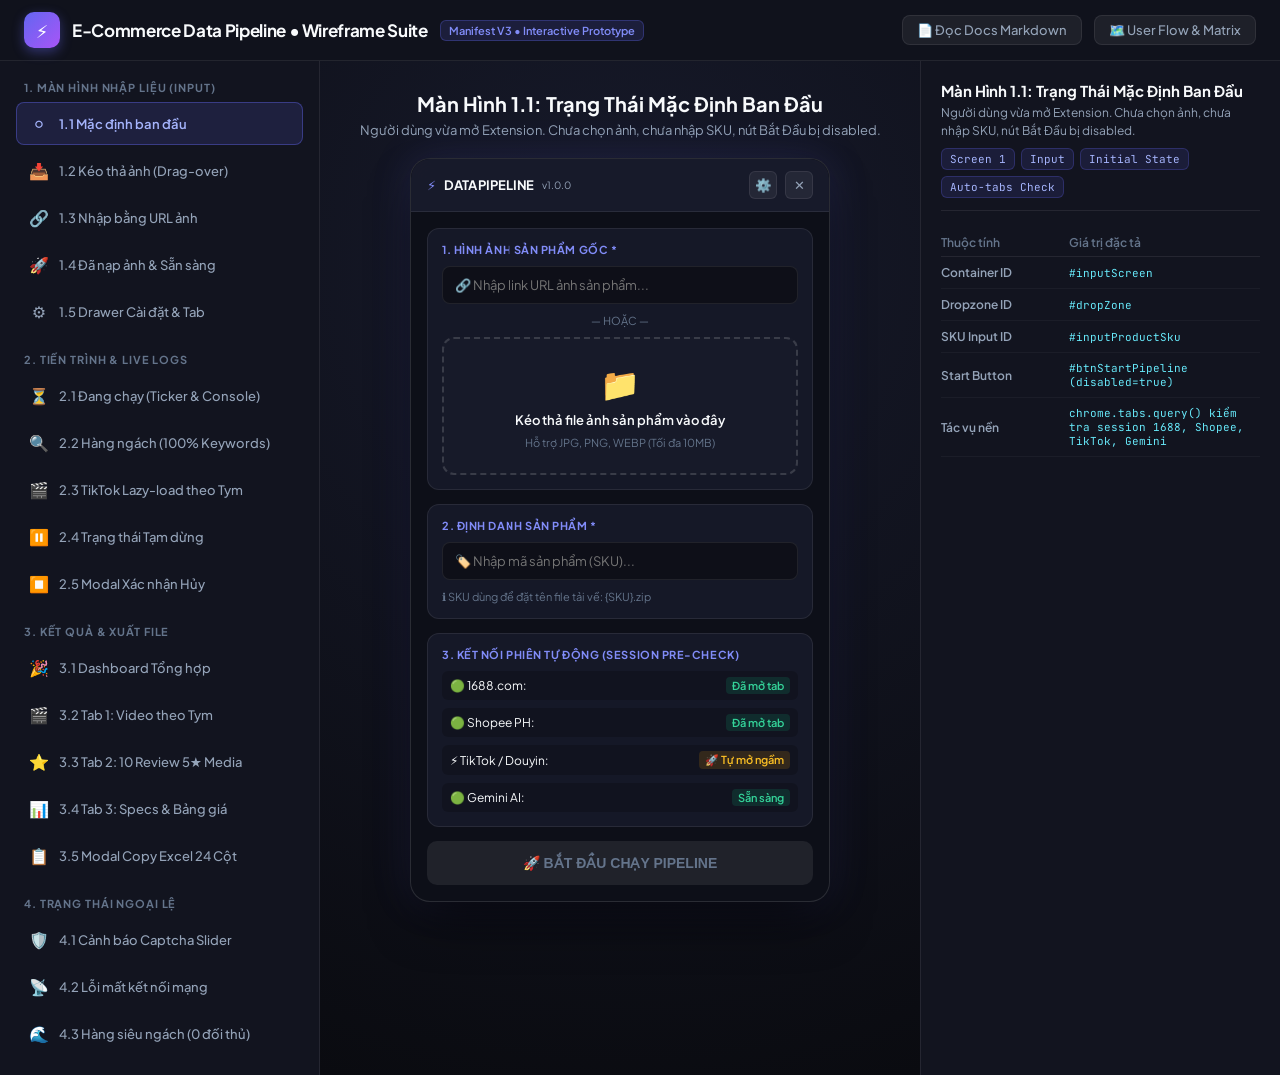
<file: wireframes/index.html>
<!DOCTYPE html>
<html lang="vi">
<head>
  <meta charset="UTF-8">
  <meta name="viewport" content="width=device-width, initial-scale=1.0">
  <title>Trình Trực Quan Wireframe Tương Tác - Chrome Extension Pipeline</title>
  <link rel="preconnect" href="https://fonts.googleapis.com">
  <link rel="preconnect" href="https://fonts.gstatic.com" crossorigin>
  <link href="https://fonts.googleapis.com/css2?family=Plus+Jakarta+Sans:wght@400;500;600;700;800&family=JetBrains+Mono:wght@400;500;600&display=swap" rel="stylesheet">
  <style>
    :root {
      --bg-base: #0a0b10;
      --bg-surface: #12141f;
      --bg-card: rgba(26, 29, 46, 0.7);
      --bg-card-hover: rgba(36, 40, 64, 0.85);
      --border-subtle: rgba(255, 255, 255, 0.08);
      --border-focus: #6366f1;
      --accent-primary: #6366f1;
      --accent-primary-gradient: linear-gradient(135deg, #6366f1 0%, #a855f7 100%);
      --accent-secondary: #06b6d4;
      --accent-success: #10b981;
      --accent-warning: #f59e0b;
      --accent-danger: #ef4444;
      --text-main: #f8fafc;
      --text-muted: #94a3b8;
      --text-dim: #64748b;
      --font-sans: 'Plus Jakarta Sans', system-ui, -apple-system, sans-serif;
      --font-mono: 'JetBrains Mono', monospace;
      --panel-width: 420px;
    }

    * {
      box-sizing: border-box;
      margin: 0;
      padding: 0;
    }

    body {
      background-color: var(--bg-base);
      color: var(--text-main);
      font-family: var(--font-sans);
      min-height: 100vh;
      display: flex;
      flex-direction: column;
      overflow-x: hidden;
    }

    /* Top Navigation Banner */
    header.top-header {
      background: rgba(18, 20, 31, 0.85);
      backdrop-filter: blur(16px);
      border-bottom: 1px solid var(--border-subtle);
      padding: 12px 24px;
      display: flex;
      justify-content: space-between;
      align-items: center;
      position: sticky;
      top: 0;
      z-index: 1000;
    }

    .brand-group {
      display: flex;
      align-items: center;
      gap: 12px;
    }

    .brand-icon {
      width: 36px;
      height: 36px;
      border-radius: 10px;
      background: var(--accent-primary-gradient);
      display: flex;
      align-items: center;
      justify-content: center;
      font-weight: 800;
      font-size: 18px;
      color: white;
      box-shadow: 0 4px 12px rgba(99, 102, 241, 0.4);
    }

    .brand-title {
      font-size: 17px;
      font-weight: 700;
      letter-spacing: -0.02em;
    }

    .brand-badge {
      background: rgba(99, 102, 241, 0.15);
      color: #818cf8;
      border: 1px solid rgba(99, 102, 241, 0.3);
      font-size: 11px;
      padding: 3px 8px;
      border-radius: 6px;
      font-weight: 600;
    }

    .top-actions {
      display: flex;
      align-items: center;
      gap: 12px;
    }

    .btn-quick-link {
      background: rgba(255, 255, 255, 0.06);
      color: var(--text-muted);
      border: 1px solid var(--border-subtle);
      padding: 6px 14px;
      border-radius: 8px;
      font-size: 13px;
      font-weight: 500;
      text-decoration: none;
      transition: all 0.2s;
    }

    .btn-quick-link:hover {
      background: rgba(255, 255, 255, 0.12);
      color: var(--text-main);
    }

    /* Main Workspace Layout */
    .workspace-container {
      display: grid;
      grid-template-columns: 320px 1fr 360px;
      flex: 1;
      height: calc(100vh - 61px);
      overflow: hidden;
    }

    /* Left Sidebar: Screen & State Selector */
    aside.state-nav {
      background: var(--bg-surface);
      border-right: 1px solid var(--border-subtle);
      padding: 20px 16px;
      overflow-y: auto;
      display: flex;
      flex-direction: column;
      gap: 20px;
    }

    .nav-section-title {
      font-size: 11px;
      font-weight: 700;
      text-transform: uppercase;
      letter-spacing: 0.08em;
      color: var(--text-dim);
      margin-bottom: 8px;
      padding-left: 8px;
    }

    .state-list {
      display: flex;
      flex-direction: column;
      gap: 4px;
      list-style: none;
    }

    .state-btn {
      display: flex;
      align-items: center;
      gap: 10px;
      width: 100%;
      text-align: left;
      padding: 10px 12px;
      border-radius: 8px;
      background: transparent;
      border: 1px solid transparent;
      color: var(--text-muted);
      font-size: 13px;
      font-weight: 500;
      cursor: pointer;
      transition: all 0.15s ease-in-out;
      font-family: inherit;
    }

    .state-btn:hover {
      background: rgba(255, 255, 255, 0.04);
      color: var(--text-main);
    }

    .state-btn.active {
      background: rgba(99, 102, 241, 0.15);
      border-color: rgba(99, 102, 241, 0.4);
      color: #a5b4fc;
      font-weight: 600;
    }

    .state-btn .icon {
      font-size: 16px;
      width: 20px;
      text-align: center;
    }

    /* Middle Simulator Stage */
    main.simulator-stage {
      background: radial-gradient(circle at center 20%, #171a2b 0%, #0a0b10 100%);
      padding: 30px;
      display: flex;
      flex-direction: column;
      align-items: center;
      justify-content: flex-start;
      overflow-y: auto;
      position: relative;
    }

    .stage-header {
      margin-bottom: 20px;
      text-align: center;
    }

    .stage-title {
      font-size: 20px;
      font-weight: 700;
      margin-bottom: 6px;
    }

    .stage-desc {
      font-size: 13px;
      color: var(--text-muted);
    }

    /* Phone / Side-Panel Shell */
    .side-panel-shell {
      width: var(--panel-width);
      min-height: 740px;
      max-height: 840px;
      background: #0d0f18;
      border: 1px solid rgba(255, 255, 255, 0.12);
      border-radius: 20px;
      box-shadow: 0 25px 50px -12px rgba(0, 0, 0, 0.7), 0 0 40px rgba(99, 102, 241, 0.15);
      display: flex;
      flex-direction: column;
      overflow: hidden;
      position: relative;
    }

    /* Side Panel Chrome App Bar */
    .panel-header {
      background: rgba(26, 29, 46, 0.85);
      backdrop-filter: blur(12px);
      padding: 12px 16px;
      border-bottom: 1px solid var(--border-subtle);
      display: flex;
      align-items: center;
      justify-content: space-between;
    }

    .panel-header-title {
      display: flex;
      align-items: center;
      gap: 8px;
      font-size: 13px;
      font-weight: 700;
      letter-spacing: -0.01em;
    }

    .panel-header-actions {
      display: flex;
      align-items: center;
      gap: 8px;
    }

    .icon-btn {
      width: 28px;
      height: 28px;
      border-radius: 6px;
      background: rgba(255, 255, 255, 0.06);
      border: 1px solid var(--border-subtle);
      color: var(--text-muted);
      display: flex;
      align-items: center;
      justify-content: center;
      cursor: pointer;
      transition: all 0.2s;
    }

    .icon-btn:hover {
      background: rgba(255, 255, 255, 0.12);
      color: var(--text-main);
    }

    /* Panel Body Content */
    .panel-content {
      padding: 16px;
      overflow-y: auto;
      flex: 1;
      display: flex;
      flex-direction: column;
      gap: 14px;
      position: relative;
    }

    /* Input Screen Styles */
    .section-box {
      background: var(--bg-card);
      border: 1px solid var(--border-subtle);
      border-radius: 12px;
      padding: 14px;
      display: flex;
      flex-direction: column;
      gap: 10px;
    }

    .section-label {
      font-size: 11px;
      font-weight: 700;
      color: #818cf8;
      text-transform: uppercase;
      letter-spacing: 0.05em;
    }

    .text-input {
      width: 100%;
      background: rgba(10, 11, 16, 0.6);
      border: 1px solid var(--border-subtle);
      border-radius: 8px;
      padding: 10px 12px;
      color: var(--text-main);
      font-size: 13px;
      font-family: inherit;
      outline: none;
      transition: border-color 0.2s;
    }

    .text-input:focus {
      border-color: var(--border-focus);
    }

    .dropzone {
      border: 2px dashed rgba(255, 255, 255, 0.15);
      border-radius: 12px;
      padding: 24px 16px;
      text-align: center;
      display: flex;
      flex-direction: column;
      align-items: center;
      gap: 8px;
      cursor: pointer;
      transition: all 0.2s ease-in-out;
      background: rgba(255, 255, 255, 0.01);
    }

    .dropzone.drag-active {
      border-color: #38bdf8;
      background: rgba(56, 189, 248, 0.08);
      box-shadow: 0 0 20px rgba(56, 189, 248, 0.2);
      transform: scale(1.01);
    }

    .dropzone-icon {
      font-size: 32px;
    }

    .dropzone-text {
      font-size: 13px;
      font-weight: 600;
      color: var(--text-main);
    }

    .dropzone-hint {
      font-size: 11px;
      color: var(--text-dim);
    }

    /* Loaded Image Card */
    .loaded-image-card {
      display: flex;
      gap: 12px;
      align-items: center;
      background: rgba(10, 11, 16, 0.7);
      padding: 10px;
      border-radius: 10px;
      border: 1px solid var(--border-subtle);
    }

    .preview-thumb {
      width: 64px;
      height: 64px;
      border-radius: 8px;
      object-fit: cover;
      background: #1e2235;
      display: flex;
      align-items: center;
      justify-content: center;
      font-size: 28px;
      border: 1px solid rgba(255, 255, 255, 0.1);
    }

    .preview-meta {
      flex: 1;
      display: flex;
      flex-direction: column;
      gap: 3px;
      font-size: 12px;
    }

    .preview-name {
      font-weight: 600;
      color: var(--text-main);
    }

    .preview-specs {
      font-size: 11px;
      color: var(--text-dim);
    }

    /* Auto Session Status Box */
    .session-status-list {
      display: flex;
      flex-direction: column;
      gap: 8px;
      font-size: 12px;
    }

    .session-row {
      display: flex;
      justify-content: space-between;
      align-items: center;
      padding: 6px 8px;
      background: rgba(0, 0, 0, 0.2);
      border-radius: 6px;
    }

    .badge-status {
      font-size: 11px;
      font-weight: 600;
      padding: 2px 6px;
      border-radius: 4px;
    }

    .badge-ready {
      background: rgba(16, 185, 129, 0.15);
      color: #34d399;
    }

    .badge-auto {
      background: rgba(245, 158, 11, 0.15);
      color: #fbbf24;
    }

    /* Primary Action Buttons */
    .btn-primary {
      width: 100%;
      background: var(--accent-primary-gradient);
      color: white;
      border: none;
      border-radius: 10px;
      padding: 14px;
      font-size: 14px;
      font-weight: 700;
      cursor: pointer;
      display: flex;
      align-items: center;
      justify-content: center;
      gap: 8px;
      box-shadow: 0 4px 16px rgba(99, 102, 241, 0.35);
      transition: all 0.2s;
    }

    .btn-primary:hover:not(:disabled) {
      transform: translateY(-1px);
      box-shadow: 0 6px 20px rgba(99, 102, 241, 0.5);
    }

    .btn-primary:disabled {
      background: rgba(255, 255, 255, 0.08);
      color: var(--text-dim);
      box-shadow: none;
      cursor: not-allowed;
    }

    /* Progress Screen Styles */
    .progress-track {
      background: rgba(255, 255, 255, 0.08);
      height: 8px;
      border-radius: 4px;
      overflow: hidden;
      margin-top: 4px;
    }

    .progress-fill {
      background: var(--accent-primary-gradient);
      height: 100%;
      width: 65%;
      border-radius: 4px;
      transition: width 0.3s ease;
    }

    /* Stepper List */
    .step-list {
      display: flex;
      flex-direction: column;
      gap: 6px;
      list-style: none;
    }

    .step-item {
      display: flex;
      align-items: center;
      gap: 10px;
      font-size: 12px;
      padding: 6px 10px;
      border-radius: 6px;
      background: rgba(255, 255, 255, 0.02);
      border: 1px solid transparent;
    }

    .step-item.active {
      background: rgba(99, 102, 241, 0.12);
      border-color: rgba(99, 102, 241, 0.3);
      color: #c7d2fe;
      font-weight: 600;
    }

    .step-item.done {
      color: var(--text-muted);
    }

    /* Live Thumbnail Ticker */
    .ticker-wrapper {
      display: flex;
      gap: 8px;
      overflow-x: auto;
      padding-bottom: 4px;
    }

    .ticker-card {
      min-width: 80px;
      background: rgba(10, 11, 16, 0.8);
      border: 1px solid var(--border-subtle);
      border-radius: 8px;
      padding: 6px;
      display: flex;
      flex-direction: column;
      align-items: center;
      gap: 4px;
      text-align: center;
    }

    .ticker-img {
      width: 54px;
      height: 54px;
      border-radius: 6px;
      background: #23273e;
      display: flex;
      align-items: center;
      justify-content: center;
      font-size: 20px;
    }

    .ticker-tag {
      font-size: 10px;
      font-weight: 700;
      color: #38bdf8;
    }

    .ticker-price {
      font-size: 10px;
      font-weight: 600;
      color: #34d399;
    }

    /* Mini Console Terminal */
    .console-box {
      background: #07080c;
      border: 1px solid var(--border-subtle);
      border-radius: 8px;
      padding: 10px;
      font-family: var(--font-mono);
      font-size: 11px;
      color: #a5f3fc;
      line-height: 1.5;
      height: 110px;
      overflow-y: auto;
      display: flex;
      flex-direction: column;
      gap: 4px;
    }

    .log-line-info { color: #93c5fd; }
    .log-line-success { color: #86efac; }
    .log-line-warn { color: #fde047; }

    /* Results Screen Styles */
    .metric-grid {
      display: grid;
      grid-template-columns: 1fr 1fr;
      gap: 8px;
    }

    .metric-card {
      background: var(--bg-card);
      border: 1px solid var(--border-subtle);
      border-radius: 10px;
      padding: 10px;
      display: flex;
      flex-direction: column;
      gap: 2px;
    }

    .metric-title {
      font-size: 11px;
      color: var(--text-dim);
    }

    .metric-val {
      font-size: 16px;
      font-weight: 700;
      color: var(--text-main);
    }

    .metric-sub {
      font-size: 10px;
      color: #34d399;
    }

    .tab-bar {
      display: flex;
      background: rgba(0, 0, 0, 0.3);
      border-radius: 8px;
      padding: 3px;
      gap: 3px;
    }

    .tab-btn {
      flex: 1;
      padding: 8px 4px;
      font-size: 12px;
      font-weight: 600;
      border: none;
      background: transparent;
      color: var(--text-dim);
      border-radius: 6px;
      cursor: pointer;
      transition: all 0.2s;
    }

    .tab-btn.active {
      background: var(--bg-surface);
      color: var(--text-main);
      box-shadow: 0 2px 6px rgba(0, 0, 0, 0.4);
    }

    .tab-content-area {
      background: var(--bg-card);
      border: 1px solid var(--border-subtle);
      border-radius: 10px;
      padding: 12px;
      min-height: 180px;
      display: flex;
      flex-direction: column;
      gap: 8px;
    }

    /* Modal Overlay */
    .modal-overlay {
      position: absolute;
      top: 0;
      left: 0;
      right: 0;
      bottom: 0;
      background: rgba(10, 11, 16, 0.85);
      backdrop-filter: blur(8px);
      z-index: 50;
      display: flex;
      align-items: center;
      justify-content: center;
      padding: 20px;
    }

    .modal-box {
      background: #151827;
      border: 1px solid rgba(255, 255, 255, 0.15);
      border-radius: 14px;
      padding: 20px;
      width: 100%;
      max-width: 360px;
      box-shadow: 0 20px 40px rgba(0, 0, 0, 0.8);
      display: flex;
      flex-direction: column;
      gap: 14px;
    }

    .modal-title {
      font-size: 15px;
      font-weight: 700;
      display: flex;
      align-items: center;
      gap: 8px;
    }

    /* Right Specs Inspector */
    aside.spec-inspector {
      background: var(--bg-surface);
      border-left: 1px solid var(--border-subtle);
      padding: 20px;
      overflow-y: auto;
      display: flex;
      flex-direction: column;
      gap: 18px;
    }

    .spec-header {
      border-bottom: 1px solid var(--border-subtle);
      padding-bottom: 12px;
    }

    .spec-title {
      font-size: 15px;
      font-weight: 700;
      margin-bottom: 4px;
    }

    .spec-desc {
      font-size: 12px;
      color: var(--text-muted);
      line-height: 1.5;
    }

    .spec-tag-list {
      display: flex;
      flex-wrap: wrap;
      gap: 6px;
      margin-top: 8px;
    }

    .spec-tag {
      background: rgba(99, 102, 241, 0.12);
      color: #a5b4fc;
      border: 1px solid rgba(99, 102, 241, 0.25);
      padding: 3px 8px;
      border-radius: 6px;
      font-size: 11px;
      font-family: var(--font-mono);
    }

    .spec-details-table {
      width: 100%;
      border-collapse: collapse;
      font-size: 12px;
    }

    .spec-details-table th {
      text-align: left;
      padding: 6px 0;
      color: var(--text-dim);
      font-weight: 600;
      border-bottom: 1px solid var(--border-subtle);
    }

    .spec-details-table td {
      padding: 8px 0;
      border-bottom: 1px solid rgba(255, 255, 255, 0.04);
    }

    .spec-key {
      font-weight: 600;
      color: var(--text-muted);
      width: 40%;
    }

    .spec-val {
      font-family: var(--font-mono);
      font-size: 11px;
      color: #67e8f9;
    }
  </style>
</head>
<body>

  <!-- Top Header -->
  <header class="top-header">
    <div class="brand-group">
      <div class="brand-icon">⚡</div>
      <div>
        <div class="brand-title">E-Commerce Data Pipeline • Wireframe Suite</div>
      </div>
      <div class="brand-badge">Manifest V3 • Interactive Prototype</div>
    </div>
    <div class="top-actions">
      <a href="01_MAN_HINH_NHAP_LIEU_INPUT.md" class="btn-quick-link">📄 Đọc Docs Markdown</a>
      <a href="05_SO_DO_LUONG_TUONG_TAC_USER_FLOW.md" class="btn-quick-link">🗺️ User Flow & Matrix</a>
    </div>
  </header>

  <!-- Workspace Container -->
  <div class="workspace-container">

    <!-- Left Sidebar: All Wireframe States -->
    <aside class="state-nav">
      
      <div>
        <div class="nav-section-title">1. Màn Hình Nhập Liệu (Input)</div>
        <ul class="state-list">
          <li>
            <button class="state-btn active" onclick="switchState('state-1-1')">
              <span class="icon">⚪</span> 1.1 Mặc định ban đầu
            </button>
          </li>
          <li>
            <button class="state-btn" onclick="switchState('state-1-2')">
              <span class="icon">📥</span> 1.2 Kéo thả ảnh (Drag-over)
            </button>
          </li>
          <li>
            <button class="state-btn" onclick="switchState('state-1-3')">
              <span class="icon">🔗</span> 1.3 Nhập bằng URL ảnh
            </button>
          </li>
          <li>
            <button class="state-btn" onclick="switchState('state-1-4')">
              <span class="icon">🚀</span> 1.4 Đã nạp ảnh & Sẵn sàng
            </button>
          </li>
          <li>
            <button class="state-btn" onclick="switchState('state-1-5')">
              <span class="icon">⚙️</span> 1.5 Drawer Cài đặt & Tab
            </button>
          </li>
        </ul>
      </div>

      <div>
        <div class="nav-section-title">2. Tiến Trình & Live Logs</div>
        <ul class="state-list">
          <li>
            <button class="state-btn" onclick="switchState('state-2-1')">
              <span class="icon">⏳</span> 2.1 Đang chạy (Ticker & Console)
            </button>
          </li>
          <li>
            <button class="state-btn" onclick="switchState('state-2-2')">
              <span class="icon">🔍</span> 2.2 Hàng ngách (100% Keywords)
            </button>
          </li>
          <li>
            <button class="state-btn" onclick="switchState('state-2-3')">
              <span class="icon">🎬</span> 2.3 TikTok Lazy-load theo Tym
            </button>
          </li>
          <li>
            <button class="state-btn" onclick="switchState('state-2-4')">
              <span class="icon">⏸️</span> 2.4 Trạng thái Tạm dừng
            </button>
          </li>
          <li>
            <button class="state-btn" onclick="switchState('state-2-5')">
              <span class="icon">⏹️</span> 2.5 Modal Xác nhận Hủy
            </button>
          </li>
        </ul>
      </div>

      <div>
        <div class="nav-section-title">3. Kết Quả & Xuất File</div>
        <ul class="state-list">
          <li>
            <button class="state-btn" onclick="switchState('state-3-1')">
              <span class="icon">🎉</span> 3.1 Dashboard Tổng hợp
            </button>
          </li>
          <li>
            <button class="state-btn" onclick="switchState('state-3-2')">
              <span class="icon">🎬</span> 3.2 Tab 1: Video theo Tym
            </button>
          </li>
          <li>
            <button class="state-btn" onclick="switchState('state-3-3')">
              <span class="icon">⭐</span> 3.3 Tab 2: 10 Review 5★ Media
            </button>
          </li>
          <li>
            <button class="state-btn" onclick="switchState('state-3-4')">
              <span class="icon">📊</span> 3.4 Tab 3: Specs & Bảng giá
            </button>
          </li>
          <li>
            <button class="state-btn" onclick="switchState('state-3-5')">
              <span class="icon">📋</span> 3.5 Modal Copy Excel 24 Cột
            </button>
          </li>
        </ul>
      </div>

      <div>
        <div class="nav-section-title">4. Trạng Thái Ngoại Lệ</div>
        <ul class="state-list">
          <li>
            <button class="state-btn" onclick="switchState('state-4-1')">
              <span class="icon">🛡️</span> 4.1 Cảnh báo Captcha Slider
            </button>
          </li>
          <li>
            <button class="state-btn" onclick="switchState('state-4-2')">
              <span class="icon">📡</span> 4.2 Lỗi mất kết nối mạng
            </button>
          </li>
          <li>
            <button class="state-btn" onclick="switchState('state-4-3')">
              <span class="icon">🌊</span> 4.3 Hàng siêu ngách (0 đối thủ)
            </button>
          </li>
        </ul>
      </div>

    </aside>

    <!-- Center Stage: Chrome Side-Panel Simulator -->
    <main class="simulator-stage">
      
      <div class="stage-header">
        <div class="stage-title" id="stageTitle">Màn Hình 1.1: Trạng Thái Mặc Định Ban Đầu</div>
        <div class="stage-desc" id="stageDesc">Mô phỏng Side-Panel Chrome Extension (420px x 100vh) với đầy đủ hiệu ứng Glassmorphism.</div>
      </div>

      <!-- Side-Panel Simulator Box -->
      <div class="side-panel-shell" id="panelShell">
        
        <!-- Header of Extension -->
        <div class="panel-header">
          <div class="panel-header-title">
            <span style="color:#818cf8;">⚡</span>
            <span>DATA PIPELINE</span>
            <span style="font-size:10px; color:#94a3b8; font-weight:normal;">v1.0.0</span>
          </div>
          <div class="panel-header-actions">
            <button class="icon-btn" title="Cài đặt" onclick="switchState('state-1-5')">⚙️</button>
            <button class="icon-btn" title="Đóng">✕</button>
          </div>
        </div>

        <!-- Dynamic Body Content Rendered Here -->
        <div class="panel-content" id="panelBody">
          <!-- Injected via JavaScript -->
        </div>

      </div>

    </main>

    <!-- Right Sidebar: Specs & Event Handlers -->
    <aside class="spec-inspector">
      <div class="spec-header">
        <div class="spec-title" id="specTitle">Chi Tiết Kỹ Thuật (Specs)</div>
        <div class="spec-desc" id="specDesc">Thông số chi tiết các phần tử DOM, ID, các hàm lắng nghe sự kiện và luồng dữ liệu ngầm tương ứng với trạng thái đang chọn.</div>
        <div class="spec-tag-list" id="specTags">
          <span class="spec-tag">#app</span>
          <span class="spec-tag">DOM Ready</span>
        </div>
      </div>

      <div>
        <table class="spec-details-table">
          <thead>
            <tr>
              <th>Thuộc tính</th>
              <th>Giá trị đặc tả</th>
            </tr>
          </thead>
          <tbody id="specTableBody">
            <!-- Injected via JavaScript -->
          </tbody>
        </table>
      </div>
    </aside>

  </div>

  <script>
    // State Store and Definitions
    const STATES = {
      'state-1-1': {
        title: 'Màn Hình 1.1: Trạng Thái Mặc Định Ban Đầu',
        desc: 'Người dùng vừa mở Extension. Chưa chọn ảnh, chưa nhập SKU, nút Bắt Đầu bị disabled.',
        tags: ['Screen 1', 'Input', 'Initial State', 'Auto-tabs Check'],
        specs: [
          ['Container ID', '#inputScreen'],
          ['Dropzone ID', '#dropZone'],
          ['SKU Input ID', '#inputProductSku'],
          ['Start Button', '#btnStartPipeline (disabled=true)'],
          ['Tác vụ nền', 'chrome.tabs.query() kiểm tra session 1688, Shopee, TikTok, Gemini']
        ],
        render: () => `
          <div class="section-box">
            <div class="section-label">1. HÌNH ẢNH SẢN PHẨM GỐC *</div>
            <input type="text" class="text-input" placeholder="🔗 Nhập link URL ảnh sản phẩm...">
            <div style="text-align:center; font-size:11px; color:#64748b;">— HOẶC —</div>
            <div class="dropzone" onclick="switchState('state-1-2')">
              <div class="dropzone-icon">📁</div>
              <div class="dropzone-text">Kéo thả file ảnh sản phẩm vào đây</div>
              <div class="dropzone-hint">Hỗ trợ JPG, PNG, WEBP (Tối đa 10MB)</div>
            </div>
          </div>

          <div class="section-box">
            <div class="section-label">2. ĐỊNH DANH SẢN PHẨM *</div>
            <input type="text" class="text-input" placeholder="🏷️ Nhập mã sản phẩm (SKU)...">
            <div style="font-size:11px; color:#64748b;">ℹ️ SKU dùng để đặt tên file tải về: {SKU}.zip</div>
          </div>

          <div class="section-box">
            <div class="section-label">3. KẾT NỐI PHIÊN TỰ ĐỘNG (SESSION PRE-CHECK)</div>
            <div class="session-status-list">
              <div class="session-row">
                <span>🟢 1688.com:</span>
                <span class="badge-status badge-ready">Đã mở tab</span>
              </div>
              <div class="session-row">
                <span>🟢 Shopee PH:</span>
                <span class="badge-status badge-ready">Đã mở tab</span>
              </div>
              <div class="session-row">
                <span>⚡ TikTok / Douyin:</span>
                <span class="badge-status badge-auto">🚀 Tự mở ngầm</span>
              </div>
              <div class="session-row">
                <span>🟢 Gemini AI:</span>
                <span class="badge-status badge-ready">Sẵn sàng</span>
              </div>
            </div>
          </div>

          <button class="btn-primary" disabled>
            <span>🚀 BẮT ĐẦU CHẠY PIPELINE</span>
          </button>
        `
      },

      'state-1-2': {
        title: 'Màn Hình 1.2: Đang Kéo Thả Ảnh (Drag-Over)',
        desc: 'Người dùng đang kéo file ảnh vào vùng dropzone. Viền phát sáng Neon Cyan, sẵn sàng nhận file.',
        tags: ['Screen 1', 'Dropzone', 'DragOver Event', 'Neon Glow'],
        specs: [
          ['Sự kiện lắng nghe', 'dragenter, dragover, dragleave, drop'],
          ['CSS Class kích hoạt', '.dropzone.drag-active'],
          ['Tác vụ khi Drop', 'e.dataTransfer.files[0] -> FileReader()']
        ],
        render: () => `
          <div class="section-box">
            <div class="section-label">1. HÌNH ẢNH SẢN PHẨM GỐC *</div>
            <div class="dropzone drag-active" onclick="switchState('state-1-4')">
              <div class="dropzone-icon" style="color:#38bdf8;">📥</div>
              <div class="dropzone-text" style="color:#38bdf8;">THẢ TẬP TIN ẢNH VÀO ĐÂY NGAY!</div>
              <div class="dropzone-hint" style="color:#7dd3fc;">Click hoặc thả chuột để nạp file mô phỏng</div>
            </div>
          </div>
          <button class="btn-primary" disabled>🚀 BẮT ĐẦU CHẠY PIPELINE</button>
        `
      },

      'state-1-3': {
        title: 'Màn Hình 1.3: Nhập Ảnh Bằng Đường Dẫn URL',
        desc: 'Người dùng dán link ảnh trực tiếp từ website. Hệ thống fetch blob và tải mini thumbnail xem trước.',
        tags: ['Screen 1', 'URL Input', 'Fetch Blob', 'Validation'],
        specs: [
          ['Input Element', '#inputImageUrl'],
          ['Fetch Handler', 'fetch(url).then(res => res.blob())'],
          ['Validation', 'Kiểm tra Content-Type: image/*']
        ],
        render: () => `
          <div class="section-box">
            <div class="section-label">1. HÌNH ẢNH SẢN PHẨM GỐC (URL MODE)</div>
            <input type="text" class="text-input" value="https://cbu01.alicdn.com/img/ibank/O1CN01..." style="border-color:#38bdf8;">
            <div style="font-size:12px; color:#38bdf8; display:flex; align-items:center; gap:6px;">
              <span>⏳ Đang tải và kiểm tra ảnh từ URL... 85%</span>
            </div>
          </div>
          <button class="btn-primary" disabled>🚀 BẮT ĐẦU CHẠY PIPELINE</button>
        `
      },

      'state-1-4': {
        title: 'Màn Hình 1.4: Đã Nạp Ảnh & Sẵn Sàng Kích Hoạt',
        desc: 'Đã có ảnh preview chuẩn HD và mã SKU hợp lệ. Nút Start phát sáng Gradient, sẵn sàng click để chạy.',
        tags: ['Screen 1', 'Ready State', 'Button Enabled', 'Form Validated'],
        specs: [
          ['Ảnh nạp', 'shoe_master_01.jpg (1024x1024px, 246KB)'],
          ['Mã SKU', 'SHOEAIRMAX2026BLK (Hợp lệ)'],
          ['Start Action', 'onClick -> runPipeline() -> Chuyển sang Screen 2']
        ],
        render: () => `
          <div class="section-box">
            <div class="section-label">1. HÌNH ẢNH SẢN PHẨM GỐC *</div>
            <div class="loaded-image-card">
              <div class="preview-thumb">👟</div>
              <div class="preview-meta">
                <div class="preview-name">shoe_master_01.jpg</div>
                <div class="preview-specs">1024 x 1024 px • 246 KB • JPG</div>
                <div style="color:#34d399; font-size:11px; font-weight:600;">✅ Đã nạp thành công</div>
              </div>
              <button class="icon-btn" title="Gỡ ảnh" onclick="switchState('state-1-1')">🗑️</button>
            </div>
          </div>

          <div class="section-box">
            <div class="section-label">2. ĐỊNH DANH SẢN PHẨM *</div>
            <input type="text" class="text-input" value="SHOEAIRMAX2026BLK" style="font-weight:700; color:#a5b4fc; border-color:#818cf8;">
            <div style="font-size:11px; color:#34d399;">✅ Mã SKU hợp lệ (17 ký tự)</div>
          </div>

          <button class="btn-primary" onclick="switchState('state-2-1')">
            <span>🚀 BẮT ĐẦU CHẠY PIPELINE NGAY</span>
          </button>
        `
      },

      'state-1-5': {
        title: 'Màn Hình 1.5: Drawer Cài Đặt & Quản Lý Phiên',
        desc: 'Drawer trượt từ bên phải cho phép cấu hình tự động mở tab ngầm và số lượng shop mục tiêu.',
        tags: ['Drawer', 'Settings', 'Auto-Tabs', 'Config'],
        specs: [
          ['Drawer Element', '#settingsDrawer'],
          ['Tùy chọn', 'Auto-tab (active: false), Target shops (5), Niche scan (100%)'],
          ['Lưu trữ', 'chrome.storage.local.set({ settings })']
        ],
        render: () => `
          <div class="section-box" style="border-color:#818cf8;">
            <div class="section-label">⚙️ CÀI ĐẶT & QUẢN LÝ PHIÊN NỀN</div>
            <div style="font-size:12px; display:flex; flex-direction:column; gap:8px;">
              <label style="display:flex; align-items:center; gap:8px;">
                <input type="checkbox" checked> Tự động mở tab nếu thiếu (chạy ngầm)
              </label>
              <label style="display:flex; align-items:center; gap:8px;">
                <input type="checkbox" checked> Giữ nguyên tab sau khi hoàn tất
              </label>
              <label style="display:flex; align-items:center; gap:8px;">
                <input type="checkbox" checked> Hàng ngách Shopee: Quét 100% từ khóa
              </label>
            </div>
          </div>

          <div class="section-box">
            <div class="section-label">CẤU HÌNH MỤC TIÊU CÀO</div>
            <div style="font-size:12px; display:flex; justify-content:space-between; align-items:center;">
              <span>Số shop 1688 mục tiêu:</span>
              <span style="font-weight:700; color:#38bdf8;">5 shop</span>
            </div>
            <div style="font-size:12px; display:flex; justify-content:space-between; align-items:center;">
              <span>Số shop Shopee mục tiêu:</span>
              <span style="font-weight:700; color:#38bdf8;">5 shop</span>
            </div>
            <div style="font-size:12px; display:flex; justify-content:space-between; align-items:center;">
              <span>Review Shopee 5★ có media:</span>
              <span style="font-weight:700; color:#38bdf8;">10 review</span>
            </div>
          </div>

          <button class="btn-primary" onclick="switchState('state-1-4')">
            <span>💾 LƯU THIẾT LẬP & QUAY LẠI</span>
          </button>
        `
      },

      'state-2-1': {
        title: 'Màn Hình 2.1: Tiến Trình & Live Ticker Đang Chạy',
        desc: 'Pipeline đang thực hiện 10 bước. Ticker trượt ngang ảnh sản phẩm vừa khớp theo thời gian thực.',
        tags: ['Screen 2', 'Running', 'Stepper 10', 'Live Ticker', 'Mini Logs'],
        specs: [
          ['Thanh tiến trình', '#pipelineProgressBar (65%)'],
          ['Ticker ID', '#liveThumbnailTicker'],
          ['Terminal Mini', '#liveMiniLogs'],
          ['Nút hành động', '[Tạm dừng] -> pause, [Hủy bỏ] -> confirm modal']
        ],
        render: () => `
          <div>
            <div style="display:flex; justify-content:space-between; font-size:12px; margin-bottom:4px;">
              <span style="font-weight:700; color:#818cf8;">TIẾN ĐỘ TỔNG THỂ: 65%</span>
              <span style="color:#94a3b8; font-family:var(--font-mono);">⏱️ 00:42</span>
            </div>
            <div class="progress-track">
              <div class="progress-fill" style="width:65%;"></div>
            </div>
            <div style="font-size:11px; color:#94a3b8; margin-top:4px;">Đang thực hiện: Bước 6/10 - Lọc 10 review 5★ có media Shopee (8/10)...</div>
          </div>

          <div class="section-box">
            <div class="section-label">🔴 LIVE THUMBNAIL TICKER (KẾT QUẢ VỪA KHỚP)</div>
            <div class="ticker-wrapper">
              <div class="ticker-card">
                <div class="ticker-img">👟</div>
                <div class="ticker-tag">1688 #1</div>
                <div class="ticker-price">¥42.50</div>
              </div>
              <div class="ticker-card">
                <div class="ticker-img">👟</div>
                <div class="ticker-tag">1688 #2</div>
                <div class="ticker-price">¥44.00</div>
              </div>
              <div class="ticker-card">
                <div class="ticker-img">👟</div>
                <div class="ticker-tag">Shopee #1</div>
                <div class="ticker-price">₱389</div>
              </div>
              <div class="ticker-card">
                <div class="ticker-img">👟</div>
                <div class="ticker-tag">Shopee #2</div>
                <div class="ticker-price">₱410</div>
              </div>
            </div>
          </div>

          <div class="section-box">
            <div class="section-label" style="display:flex; justify-content:space-between;">
              <span>NHẬT KÝ THỰC THI TRỰC TIẾP</span>
              <span style="cursor:pointer; color:#38bdf8;" onclick="switchState('state-2-2')">▶ Hàng ngách</span>
            </div>
            <div class="console-box">
              <div class="log-line-success">[21:40:12] [1688] Đã tìm thấy 5 shop xưởng uy tín.</div>
              <div class="log-line-info">[21:40:18] [GEMINI] Đã dịch & sinh 5 cụm từ khóa Shopee.</div>
              <div class="log-line-info">[21:40:29] [SHOPEE] Đã khớp 5 shop đối sánh (₱389 - ₱420).</div>
              <div class="log-line-warn">[21:40:42] [SHOPEE] Cào review shop #2: Đạt 8/10 đánh giá có media...</div>
            </div>
          </div>

          <div style="display:grid; grid-template-columns:1fr 1fr; gap:8px;">
            <button class="state-btn" style="background:#1e2238; justify-content:center;" onclick="switchState('state-2-4')">⏸️ Tạm dừng</button>
            <button class="state-btn" style="background:#2a1a24; color:#f87171; justify-content:center;" onclick="switchState('state-2-5')">⏹️ Hủy bỏ</button>
          </div>
        `
      },

      'state-2-2': {
        title: 'Màn Hình 2.2: Xử Lý Hàng Ngách (Niche Product Fallback)',
        desc: 'Shopee ít đối thủ bán. Hệ thống bắt buộc quét qua 100% bộ từ khóa trước khi dừng ở số lượng thực tế.',
        tags: ['Screen 2', 'Niche Product', '100% Keywords', 'Fallback'],
        specs: [
          ['Chế độ', 'Niche Product Keyword Fallback Scan'],
          ['Quy tắc', 'Phải quét hết 5/5 keyword Gemini sinh ra, không dừng ở keyword đầu tiên']
        ],
        render: () => `
          <div class="section-box" style="border-color:#f59e0b;">
            <div class="section-label" style="color:#fbbf24;">⚠️ CHẾ ĐỘ HÀNG NGÁCH: QUÉT 100% BỘ TỪ KHÓA</div>
            <div style="font-size:12px; color:#fde68a;">
              Sản phẩm ít đối thủ. Hệ thống cam kết quét hết toàn bộ 5 từ khóa trước khi chốt kết quả:
            </div>
            <div style="font-size:11px; display:flex; flex-direction:column; gap:4px; margin-top:6px;">
              <div>✅ Keyword 1: "breathable running sneakers" ➔ 1 shop</div>
              <div>✅ Keyword 2: "cushioned athletic trainers" ➔ 0 shop</div>
              <div>✅ Keyword 3: "lightweight mesh sport shoes" ➔ 1 shop</div>
              <div style="color:#38bdf8; font-weight:600;">⏳ Keyword 4: "korean casual jogging" ➔ Đang quét...</div>
              <div style="color:#64748b;">⚪ Keyword 5: "non-slip outdoor activewear" ➔ Chờ quét</div>
            </div>
          </div>
          <button class="btn-primary" onclick="switchState('state-2-3')">Tiếp tục sang TikTok Lazy-load ➔</button>
        `
      },

      'state-2-3': {
        title: 'Màn Hình 2.3: TikTok Lazy-Load Phân Trang Theo Lượt Tym',
        desc: 'Thu thập video theo API Search Cursor. Ngắt khi has_more == false và phân loại tên theo lượt Tym.',
        tags: ['Screen 2', 'TikTok', 'Douyin', 'has_more', 'Tym Naming'],
        specs: [
          ['API Search Endpoint', '/api/search/general/full/ hoặc /aweme/v1/web/search/item/'],
          ['Điều kiện dừng', 'has_more == false (hoặc 0) hoặc lặp video ID'],
          ['Quy ước đặt tên', '{likeCount}tym_{index} (Ví dụ: 310tym_1, 1500tym_1)']
        ],
        render: () => `
          <div class="section-box" style="border-color:#06b6d4;">
            <div class="section-label" style="color:#38bdf8;">🎬 TIKTOK / DOUYIN LAZY-LOAD PHÂN TRANG</div>
            <div style="font-size:12px; display:flex; flex-direction:column; gap:6px;">
              <div>• API Cursor: <span style="font-family:var(--font-mono); color:#a5f3fc;">offset=36, count=12</span></div>
              <div>• Cờ has_more: <span style="color:#34d399; font-weight:700;">true</span> (Còn dữ liệu)</div>
              <div>• Đã quét: <span style="font-weight:700;">42 video</span> | Đạt chuẩn: <span style="font-weight:700; color:#38bdf8;">18 video</span></div>
            </div>
            <div style="background:rgba(0,0,0,0.3); padding:8px; border-radius:6px; font-size:11px;">
              <div style="color:#f43f5e; font-weight:600;">Phân loại định danh Tym:</div>
              <div>• 18200tym_1 (18.2K Tym)</div>
              <div>• 1500tym_1 (1.5K Tym)</div>
              <div>• 310tym_1, 310tym_2 (310 Tym)</div>
            </div>
          </div>
          <button class="btn-primary" onclick="switchState('state-3-1')">Hoàn thành 100% ➔ Xem Kết Quả</button>
        `
      },

      'state-2-4': {
        title: 'Màn Hình 2.4: Trạng Thái Tạm Dừng (Paused State)',
        desc: 'Người dùng click [Tạm dừng]. Bộ đếm thời gian và các request ngầm đóng băng, giữ nguyên dữ liệu RAM.',
        tags: ['Screen 2', 'Paused', 'Freeze State'],
        specs: [
          ['Biến cờ', 'pipelineState.isPaused = true'],
          ['Hành vi', 'Đóng băng các vòng lặp fetch ngầm, không gửi request mới']
        ],
        render: () => `
          <div class="section-box" style="border-color:#f59e0b; text-align:center; padding:24px 16px;">
            <div style="font-size:36px; margin-bottom:8px;">⏸️</div>
            <div style="font-size:15px; font-weight:700; color:#fbbf24;">TIẾN TRÌNH ĐÃ ĐƯỢC TẠM DỪNG</div>
            <div style="font-size:12px; color:#94a3b8; margin-top:4px;">Dữ liệu của các bước trước đó đã được lưu an toàn trong bộ nhớ RAM.</div>
          </div>
          <button class="btn-primary" style="background:#10b981;" onclick="switchState('state-2-1')">
            <span>▶️ TIẾP TỤC CHẠY TIẾN TRÌNH</span>
          </button>
        `
      },

      'state-2-5': {
        title: 'Màn Hình 2.5: Modal Xác Nhận Hủy Bỏ (Abort Modal)',
        desc: 'Hộp thoại popup hỏi người dùng có chắc chắn muốn hủy bỏ tiến trình đang chạy.',
        tags: ['Screen 2', 'Modal', 'Abort Confirm'],
        specs: [
          ['Modal Element', '#abortConfirmModal'],
          ['Xác nhận Hủy', 'Giải phóng RAM, reset form, trở về Screen 1']
        ],
        render: () => `
          <div class="modal-overlay">
            <div class="modal-box">
              <div class="modal-title" style="color:#f87171;">
                <span>⚠️</span> XÁC NHẬN HỦY BỎ?
              </div>
              <div style="font-size:13px; color:#cbd5e1; line-height:1.5;">
                Bạn có chắc chắn muốn dừng tác vụ? Dữ liệu đang thu thập dở dang sẽ bị hủy khỏi bộ nhớ.
              </div>
              <div style="display:grid; grid-template-columns:1fr 1fr; gap:8px; margin-top:8px;">
                <button class="state-btn" style="justify-content:center;" onclick="switchState('state-2-1')">Quay lại</button>
                <button class="state-btn" style="background:#ef4444; color:white; justify-content:center;" onclick="switchState('state-1-1')">Xác nhận Hủy</button>
              </div>
            </div>
          </div>
        `
      },

      'state-3-1': {
        title: 'Màn Hình 3.1: Dashboard Kết Quả & Xuất Dữ Liệu',
        desc: 'Toàn bộ 10 bước hoàn thành 100%. Hiển thị thẻ chỉ số tổng quan và 2 nút hành động xuất dữ liệu.',
        tags: ['Screen 3', 'Results', 'Dashboard', 'Export Zip', 'Quick Copy'],
        specs: [
          ['Zip Button', '#btnDownloadZip -> {SKU}.zip'],
          ['Quick Copy Button', '#btnQuickCopySheet -> TSV 24 columns to clipboard'],
          ['Dữ liệu sẵn sàng', '5 Shop 1688, 5 Shop Shopee, 18 Video, 10 Review 5★']
        ],
        render: () => `
          <div style="background:rgba(16,185,129,0.12); border:1px solid rgba(16,185,129,0.3); border-radius:10px; padding:10px; display:flex; align-items:center; gap:10px;">
            <div style="font-size:24px;">🎉</div>
            <div style="font-size:12px;">
              <div style="font-weight:700; color:#34d399;">PIPELINE HOÀN TẤT THÀNH CÔNG!</div>
              <div style="color:#94a3b8;">SKU: SHOEAIRMAX2026BLK • 01:14</div>
            </div>
          </div>

          <div class="metric-grid">
            <div class="metric-card">
              <div class="metric-title">1688.com</div>
              <div class="metric-val">5 / 5 Shop</div>
              <div class="metric-sub">¥39.00 - ¥45.00</div>
            </div>
            <div class="metric-card">
              <div class="metric-title">Shopee PH</div>
              <div class="metric-val">5 / 5 Shop</div>
              <div class="metric-sub">₱389 - ₱429</div>
            </div>
            <div class="metric-card">
              <div class="metric-title">TikTok Video</div>
              <div class="metric-val">18 Video</div>
              <div class="metric-sub">310 - 18.2K Tym</div>
            </div>
            <div class="metric-card">
              <div class="metric-title">Shopee Review</div>
              <div class="metric-val">10 Review 5★</div>
              <div class="metric-sub">Có kèm ảnh/video</div>
            </div>
          </div>

          <button class="btn-primary" onclick="alert('Đang tạo và tải file SHOEAIRMAX2026BLK.zip!')">
            <span>📦 TẢI GÓI ZIP: SHOEAIRMAX2026BLK.zip</span>
          </button>

          <button class="btn-primary" style="background:#059669;" onclick="switchState('state-3-5')">
            <span>📋 SAO CHÉP BẢNG DỮ LIỆU (EXCEL/SHEETS)</span>
          </button>

          <div class="tab-bar">
            <button class="tab-btn active" onclick="switchState('state-3-2')">Video (18)</button>
            <button class="tab-btn" onclick="switchState('state-3-3')">Reviews (10)</button>
            <button class="tab-btn" onclick="switchState('state-3-4')">Specs & Giá</button>
          </div>
        `
      },

      'state-3-2': {
        title: 'Màn Hình 3.2: Tab 1 – Danh Sách Video Links Theo Tym',
        desc: 'Xem trước các video TikTok/Douyin được đặt tên chuẩn {tym}tym_{index}, kèm số lượng Tym/Comment/Share.',
        tags: ['Screen 3', 'Tab 1', 'Video Links', 'Tym Format'],
        specs: [
          ['Lưu trữ', 'video_links.json'],
          ['Định dạng tên', '310tym_1, 1500tym_1, 18200tym_1']
        ],
        render: () => `
          <div class="tab-bar">
            <button class="tab-btn active">Video (18)</button>
            <button class="tab-btn" onclick="switchState('state-3-3')">Reviews (10)</button>
            <button class="tab-btn" onclick="switchState('state-3-4')">Specs & Giá</button>
          </div>

          <div class="tab-content-area">
            <div style="font-size:12px; display:flex; flex-direction:column; gap:8px;">
              <div style="background:rgba(0,0,0,0.25); padding:8px; border-radius:6px;">
                <div style="font-weight:700; color:#f43f5e;">🎬 18200tym_1</div>
                <div style="font-size:11px; color:#94a3b8;">❤️ 18.2K Tym • 💬 412 Bình luận • ↗️ 890 Chia sẻ</div>
                <div style="font-size:10px; color:#38bdf8; word-break:break-all; margin-top:2px;">https://www.tiktok.com/@creator1/video/734291...</div>
              </div>
              <div style="background:rgba(0,0,0,0.25); padding:8px; border-radius:6px;">
                <div style="font-weight:700; color:#f43f5e;">🎬 1500tym_1</div>
                <div style="font-size:11px; color:#94a3b8;">❤️ 1.5K Tym • 💬 89 Bình luận • ↗️ 45 Chia sẻ</div>
                <div style="font-size:10px; color:#38bdf8; word-break:break-all; margin-top:2px;">https://www.tiktok.com/@creator2/video/733912...</div>
              </div>
              <div style="background:rgba(0,0,0,0.25); padding:8px; border-radius:6px;">
                <div style="font-weight:700; color:#f43f5e;">🎬 310tym_1</div>
                <div style="font-size:11px; color:#94a3b8;">❤️ 310 Tym • 💬 12 Bình luận • ↗️ 5 Chia sẻ</div>
                <div style="font-size:10px; color:#38bdf8; word-break:break-all; margin-top:2px;">https://www.tiktok.com/@creator3/video/733801...</div>
              </div>
            </div>
          </div>
          <button class="btn-primary" style="background:#059669;" onclick="switchState('state-3-5')">📋 SAO CHÉP NHANH BẢNG DỮ LIỆU</button>
        `
      },

      'state-3-3': {
        title: 'Màn Hình 3.3: Tab 2 – 10 Đánh Giá 5 Sao Shopee Có Media',
        desc: 'Xem 10 review 5★ có ảnh chụp thực tế và video review của khách hàng đã mua.',
        tags: ['Screen 3', 'Tab 2', 'Shopee Reviews', '5 Star Media'],
        specs: [
          ['Lưu trữ', 'shopee_reviews.json'],
          ['Điều kiện lọc', 'rating_star == 5 AND (images.length > 0 OR videos.length > 0)']
        ],
        render: () => `
          <div class="tab-bar">
            <button class="tab-btn" onclick="switchState('state-3-2')">Video (18)</button>
            <button class="tab-btn active">Reviews (10)</button>
            <button class="tab-btn" onclick="switchState('state-3-4')">Specs & Giá</button>
          </div>

          <div class="tab-content-area">
            <div style="font-size:12px; display:flex; flex-direction:column; gap:8px;">
              <div style="background:rgba(0,0,0,0.25); padding:8px; border-radius:6px;">
                <div style="display:flex; justify-content:space-between; font-weight:600;">
                  <span style="color:#fbbf24;">⭐⭐⭐⭐⭐ 5.0</span>
                  <span style="color:#94a3b8; font-size:11px;">m***8</span>
                </div>
                <div style="margin-top:4px; font-size:11px;">"Giày đi siêu êm, form chuẩn, đế bám tốt đúng mô tả!"</div>
                <div style="display:flex; gap:4px; margin-top:6px;">
                  <span class="spec-tag">🖼️ Ảnh đế</span>
                  <span class="spec-tag">🎥 Clip 12s</span>
                </div>
              </div>
              <div style="background:rgba(0,0,0,0.25); padding:8px; border-radius:6px;">
                <div style="display:flex; justify-content:space-between; font-weight:600;">
                  <span style="color:#fbbf24;">⭐⭐⭐⭐⭐ 5.0</span>
                  <span style="color:#94a3b8; font-size:11px;">k***a</span>
                </div>
                <div style="margin-top:4px; font-size:11px;">"Very comfortable shoes for running and gym. 10/10!"</div>
                <div style="display:flex; gap:4px; margin-top:6px;">
                  <span class="spec-tag">🖼️ Ảnh unbox</span>
                </div>
              </div>
            </div>
          </div>
          <button class="btn-primary" style="background:#059669;" onclick="switchState('state-3-5')">📋 SAO CHÉP NHANH BẢNG DỮ LIỆU</button>
        `
      },

      'state-3-4': {
        title: 'Màn Hình 3.4: Tab 3 – Thông Số Gemini & Bảng Giá Đối Sánh',
        desc: 'So sánh mức giá sỉ 1688 với giá bán lẻ Shopee, đi kèm các thuộc tính kỹ thuật do Gemini làm giàu.',
        tags: ['Screen 3', 'Tab 3', 'Gemini Enrichment', 'Price Matrix'],
        specs: [
          ['Lưu trữ', 'enriched_product_data.json'],
          ['Tỷ giá', 'Tự động tính quy đổi RMB -> VNĐ và PHP -> VNĐ']
        ],
        render: () => `
          <div class="tab-bar">
            <button class="tab-btn" onclick="switchState('state-3-2')">Video (18)</button>
            <button class="tab-btn" onclick="switchState('state-3-3')">Reviews (10)</button>
            <button class="tab-btn active">Specs & Giá</button>
          </div>

          <div class="tab-content-area">
            <div style="font-size:12px; display:flex; flex-direction:column; gap:6px;">
              <div style="color:#38bdf8; font-weight:700;">ĐỐI SÁNH GIÁ:</div>
              <div>• Giá nhập 1688 (RMB): <span style="color:#34d399; font-weight:700;">¥39.00 - ¥45.00</span> (~140k - 162k)</div>
              <div>• Giá bán Shopee PH: <span style="color:#fbbf24; font-weight:700;">₱389 - ₱429</span> (~175k - 193k)</div>
              <div style="border-top:1px solid var(--border-subtle); padding-top:6px; margin-top:4px; color:#818cf8; font-weight:700;">THUỘC TÍNH SẢN PHẨM:</div>
              <div>• Tên: Sneaker Nam Nữ Thể Thao Thoáng Khí Mesh</div>
              <div>• Chất liệu: Flyknit lưới, Đế EVA trợ lực</div>
              <div>• Màu sắc: Đen, Trắng, Xám Bạc (Size 39-44)</div>
            </div>
          </div>
          <button class="btn-primary" style="background:#059669;" onclick="switchState('state-3-5')">📋 SAO CHÉP NHANH BẢNG DỮ LIỆU</button>
        `
      },

      'state-3-5': {
        title: 'Màn Hình 3.5: Modal Xem Trước & Copy Bảng Tính 24 Cột',
        desc: 'Modal hiển thị lưới dữ liệu định dạng TSV (Tab-Separated Values). Bấm nút để copy và paste thẳng vào Excel / Sheets.',
        tags: ['Screen 3', 'Modal', 'TSV 24 Columns', 'Clipboard'],
        specs: [
          ['Format', 'Tab-Separated Values (TSV)'],
          ['Số cột', '24 cột chuẩn e-commerce'],
          ['Clipboard API', 'navigator.clipboard.writeText(tsvContent)']
        ],
        render: () => `
          <div class="modal-overlay">
            <div class="modal-box" style="max-width:380px;">
              <div class="modal-title" style="color:#34d399;">
                <span>📋</span> XEM TRƯỚC BẢNG DỮ LIỆU EXCEL
              </div>
              <div style="font-size:11px; color:#94a3b8;">
                Định dạng chuẩn 24 cột (SKU, Tên, Giá 1688, Giá Shopee, 18 Links video, 10 Reviews...)
              </div>
              <div style="background:#090a0f; border:1px solid var(--border-subtle); border-radius:6px; padding:8px; font-family:var(--font-mono); font-size:10px; overflow-x:auto; white-space:nowrap; color:#a5f3fc;">
                SKU\tPRODUCT_NAME\t1688_AVG_RMB\tSHOPEE_AVG_PHP\tVIDEO_1...<br>
                SHOEAIRMAX2026BLK\tSneaker Nam Nu...\t42.00\t405.00\thttps://...
              </div>
              <button class="btn-primary" style="background:#059669;" onclick="alert('✅ ĐÃ SAO CHÉP 24 CỘT VÀO CLIPBOARD! Mở Excel và bấm Ctrl + V.')">
                <span>📋 SAO CHÉP VÀO CLIPBOARD (CTRL+V VÀO EXCEL)</span>
              </button>
              <button class="state-btn" style="justify-content:center;" onclick="switchState('state-3-1')">Đóng modal</button>
            </div>
          </div>
        `
      },

      'state-4-1': {
        title: 'Màn Hình 4.1: Cảnh Báo Phát Hiện Captcha / Slider',
        desc: '1688 hoặc Shopee chặn bot bằng thanh trượt. Pipeline tự động tạm dừng và hướng dẫn người dùng giải.',
        tags: ['Screen 4', 'Exception', 'Captcha', 'Slider Verification'],
        specs: [
          ['Trigger', 'DOM xuất hiện #nc_1_n1z hoặc Shopee slider puzzle'],
          ['Cơ chế', 'Pause pipeline, hiển thị nút mở tab sàn giải captcha, sau đó resume']
        ],
        render: () => `
          <div class="section-box" style="border-color:#ef4444; background:rgba(239,68,68,0.06);">
            <div class="section-label" style="color:#f87171;">🛡️ PHÁT HIỆN YÊU CẦU XÁC THỰC BẢO MẬT (CAPTCHA)</div>
            <div style="font-size:12px; color:#fecaca; line-height:1.5;">
              Sàn 1688.com đang yêu cầu gạt thanh trượt chống bot để tiếp tục xem sản phẩm.
            </div>
            <div style="background:rgba(0,0,0,0.3); padding:10px; border-radius:6px; font-size:11px; color:#cbd5e1;">
              1. Bấm nút bên dưới để mở tab 1688.<br>
              2. Kéo thanh trượt sang phải để xác minh.<br>
              3. Quay lại đây và bấm "Đã giải xong, Tiếp tục".
            </div>
            <button class="state-btn" style="background:#2563eb; color:white; justify-content:center;" onclick="alert('Đang mở tab 1688...')">🌐 Mở tab 1688 giải Captcha</button>
          </div>
          <button class="btn-primary" style="background:#10b981;" onclick="switchState('state-2-1')">🔄 ĐÃ GIẢI XONG, TIẾP TỤC CHẠY</button>
        `
      },

      'state-4-2': {
        title: 'Màn Hình 4.2: Lỗi Mất Kết Nối Mạng (Network Offline)',
        desc: 'Mất mạng giữa chừng. Dữ liệu các bước trước không bị mất, hệ thống tự động thử kết nối lại.',
        tags: ['Screen 4', 'Exception', 'Network Offline', 'Retry Loop'],
        specs: [
          ['Trigger', 'window.navigator.onLine == false hoặc Fetch NetworkError'],
          ['Xử lý', 'Freeze RAM, retry every 5s']
        ],
        render: () => `
          <div class="section-box" style="border-color:#ef4444; text-align:center; padding:20px;">
            <div style="font-size:32px;">📡</div>
            <div style="font-size:14px; font-weight:700; color:#f87171; margin-top:6px;">MẤT KẾT NỐI INTERNET</div>
            <div style="font-size:12px; color:#94a3b8; margin-top:4px;">Dữ liệu các bước 1 -> 5 vẫn an toàn. Đang thử kết nối lại sau mỗi 5 giây...</div>
          </div>
          <button class="btn-primary" onclick="switchState('state-2-1')">🔄 THỬ KẾT NỐI LẠI NGAY</button>
        `
      },

      'state-4-3': {
        title: 'Màn Hình 4.3: Hàng Siêu Ngách (0 Đối Thủ Bán Sẵn)',
        desc: 'Đã duyệt hết 100% từ khóa Shopee nhưng không có ai bán. Cơ hội thị trường xanh, vẫn xuất file 1688 & TikTok.',
        tags: ['Screen 4', 'Exception', 'Zero Shopee Competitors', 'Blue Ocean'],
        specs: [
          ['Tình huống', 'Duyệt 100% 5 keyword nhưng shopee_shops.length == 0'],
          ['Quyết định', 'Không báo lỗi, gợi ý cơ hội thị trường xanh, xuất file với 1688 & TikTok']
        ],
        render: () => `
          <div class="section-box" style="border-color:#06b6d4; background:rgba(6,182,212,0.06);">
            <div class="section-label" style="color:#38bdf8;">🌊 THỊ TRƯỜNG ĐẠI DƯƠNG XANH (0 ĐỐI THỦ)</div>
            <div style="font-size:12px; color:#cffafe; line-height:1.5;">
              Đã quét hết 100% từ khóa nhưng chưa có shop nào bán sản phẩm này trên Shopee.
            </div>
            <div style="font-size:11px; color:#cbd5e1; margin-top:4px;">
              • 1688: Đã tìm thấy 5 xưởng gốc (¥39.00 - ¥45.00)<br>
              • TikTok: Đã có 12 video nội dung liên quan
            </div>
          </div>
          <button class="btn-primary" onclick="switchState('state-3-1')">📦 VẪN XUẤT FILE {SKU}.zip VỚI 1688 & TIKTOK</button>
        `
      }
    };

    // State Switcher Function
    function switchState(stateKey) {
      const state = STATES[stateKey];
      if (!state) return;

      // Update sidebar active buttons
      document.querySelectorAll('.state-btn').forEach(btn => {
        btn.classList.remove('active');
        if (btn.getAttribute('onclick') && btn.getAttribute('onclick').includes(stateKey)) {
          btn.classList.add('active');
        }
      });

      // Update Stage Titles
      document.getElementById('stageTitle').innerText = state.title;
      document.getElementById('stageDesc').innerText = state.desc;

      // Render Screen in Panel
      document.getElementById('panelBody').innerHTML = state.render();

      // Update Specs Inspector
      document.getElementById('specTitle').innerText = state.title;
      document.getElementById('specDesc').innerText = state.desc;

      // Update Spec Tags
      const tagsContainer = document.getElementById('specTags');
      tagsContainer.innerHTML = state.tags.map(t => `<span class="spec-tag">${t}</span>`).join('');

      // Update Spec Table
      const tableBody = document.getElementById('specTableBody');
      tableBody.innerHTML = state.specs.map(([k, v]) => `
        <tr>
          <td class="spec-key">${k}</td>
          <td class="spec-val">${v}</td>
        </tr>
      `).join('');
    }

    // Initialize Default State
    window.addEventListener('DOMContentLoaded', () => {
      switchState('state-1-1');
    });
  </script>
</body>
</html>
</file>
